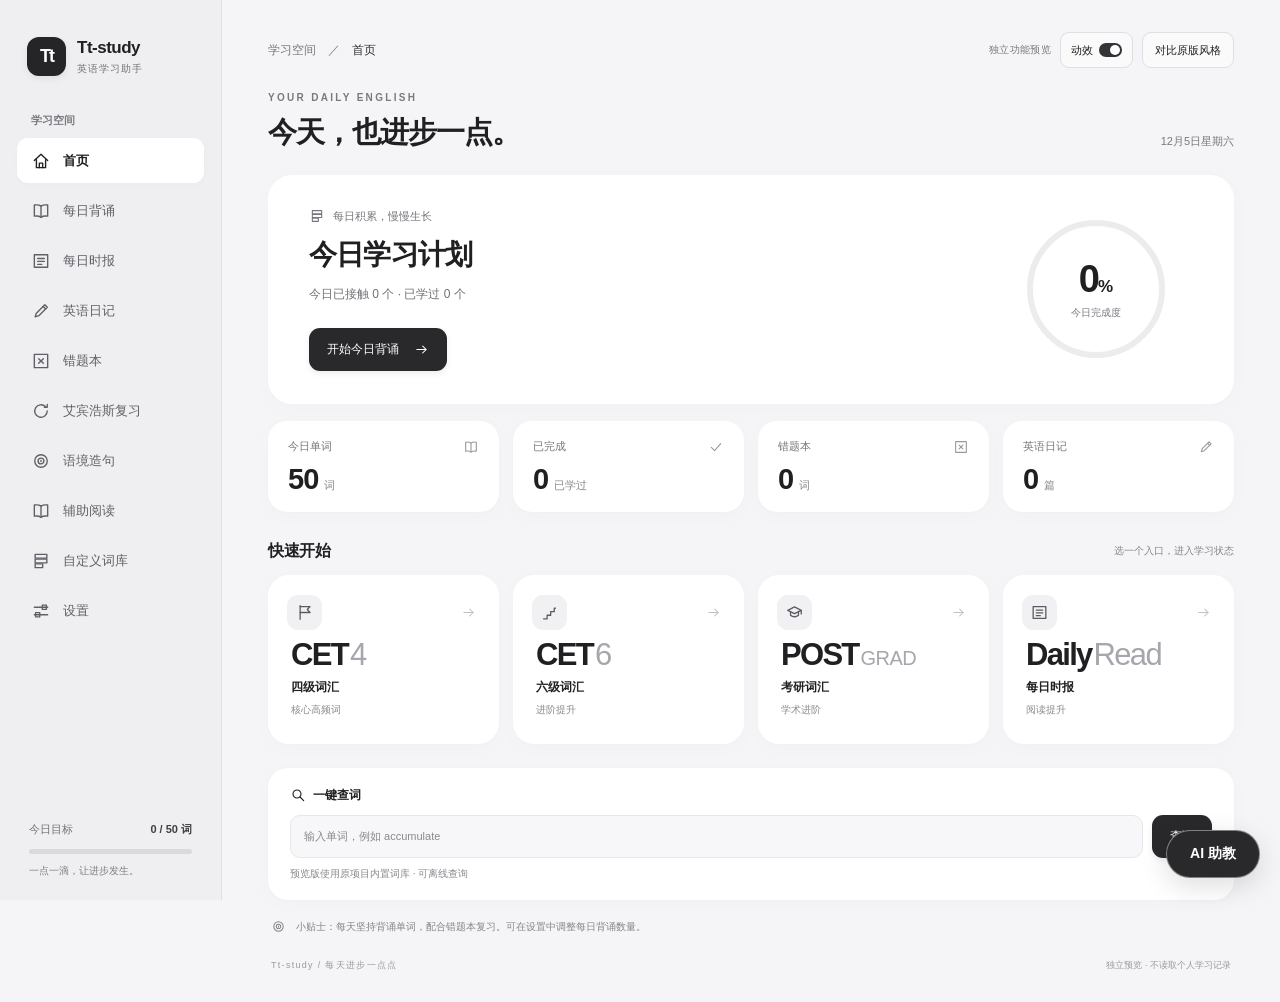
<file: outputs/tt-study-apple-motion/index.html>
<!doctype html>
<!-- 独立学习空间预览。新增功能使用隔离的预览存储，不读写正式学习记录。 -->
<html lang="zh-CN">
<head>
<meta charset="utf-8"><meta name="viewport" content="width=device-width,initial-scale=1">
<meta name="color-scheme" content="light"><title>Tt-study · 首页设计预览</title>
<style>
:root{--bg:#f5f5f7;--panel:#fff;--ink:#202023;--muted:#717176;--line:#e9e9ec;--radius:24px;--shadow:0 4px 22px #20202305,0 1px 3px #20202304}
*{box-sizing:border-box}body{margin:0;background:var(--bg);color:var(--ink);font-family:-apple-system,BlinkMacSystemFont,"Segoe UI","PingFang SC","Microsoft YaHei",sans-serif;-webkit-font-smoothing:antialiased}button,input{font:inherit}button{cursor:pointer}button,a,input{ -webkit-tap-highlight-color:transparent}button{color:inherit}button:focus-visible,a:focus-visible,input:focus-visible{outline:3px solid #86868b;outline-offset:4px}svg{width:20px;height:20px;fill:none;stroke:currentColor;stroke-width:1.65;stroke-linecap:round;stroke-linejoin:round;flex-shrink:0}button{transition:background .2s,transform .2s,box-shadow .2s}button:active{transform:scale(.98)}.skip{position:fixed;left:12px;top:-70px;background:#fff;padding:12px;z-index:5}.skip:focus{top:12px}.shell{display:grid;grid-template-columns:222px minmax(0,1fr);min-height:100dvh}.sidebar{position:sticky;top:0;height:100dvh;background:#ededf0b3;border-right:1px solid #e1e1e5;padding:37px 17px 22px;display:flex;flex-direction:column}.brand{display:flex;align-items:center;gap:11px;padding:0 10px 37px}.brandmark{width:39px;height:39px;background:#252528;color:#fff;border-radius:12px;display:grid;place-items:center;font-size:18px;font-weight:650;letter-spacing:-2px;box-shadow:0 3px 7px #0001}.brand strong{font-size:17px;letter-spacing:-.5px}.brand small{display:block;color:var(--muted);font-size:10px;margin-top:4px;letter-spacing:1px}.nav-label{font-size:11px;font-weight:600;color:#78787e;padding:0 14px;margin-bottom:10px}.nav{display:grid;gap:5px}.nav button{border:0;background:none;display:flex;align-items:center;gap:12px;min-height:45px;padding:0 14px;text-align:left;border-radius:11px;font-size:13px;color:#606066}.nav button:hover{background:#e1e1e5}.nav button.active{background:#fff;color:#202023;font-weight:600;box-shadow:0 2px 6px #00000005}.nav .split{height:1px;background:#dedee2;margin:15px 13px}.sidebar-bottom{margin-top:auto;padding:30px 12px 0}.goal-label{display:flex;align-items:center;justify-content:space-between;font-size:11px;color:var(--muted)}.goal-label strong{font-weight:600;color:#404045}.track{height:5px;background:#dadade;border-radius:20px;margin:12px 0 10px;overflow:hidden}.track i{display:block;width:0;height:100%;background:#39393c;transition:width .3s}.sidebar-bottom p{font-size:10px;color:#7d7d83;margin:0}.main{padding:32px 46px 30px;min-width:0}.content{max-width:1110px;margin:auto}.topbar{display:flex;align-items:center;justify-content:space-between;gap:16px;margin-bottom:24px}.breadcrumb{font-size:12px;color:#77777e;display:flex;align-items:center;gap:12px}.breadcrumb b{font-weight:500;color:#333338}.preview-tools{display:flex;align-items:center;gap:12px}.preview-label{font-size:10px;color:#77777e;letter-spacing:.3px}.compare{border:1px solid #dedee3;border-radius:9px;padding:8px 12px;background:#fafafa;font-size:11px;min-height:36px}.pagehead{display:flex;justify-content:space-between;align-items:end;margin-bottom:22px}.eyebrow{font-size:10px;letter-spacing:2.3px;color:#797980;margin:0 0 10px;font-weight:600}h1{font-size:29px;letter-spacing:-1px;margin:0;font-weight:650}.date{font-size:11px;color:#77777e;margin:0 0 4px}.plan{position:relative;display:flex;align-items:center;justify-content:space-between;gap:22px;min-height:216px;padding:32px 40px;background:var(--panel);border:1px solid #fff;border-radius:var(--radius);box-shadow:var(--shadow);overflow:hidden}.plan-label{font-size:11px;color:#77777d;margin:0 0 12px;display:flex;align-items:center;gap:8px}.plan-label svg{height:16px;width:16px}.plan h2{font-size:28px;letter-spacing:-.8px;font-weight:650;margin:0 0 10px}.plan-description{font-size:12px;color:var(--muted);margin:0;line-height:1.8}.primary{border:0;background:#29292c;color:#fff;border-radius:11px;min-height:43px;padding:0 18px;display:inline-flex;align-items:center;justify-content:center;gap:15px;font-size:12px;font-weight:550;box-shadow:0 3px 6px #0001}.primary:hover{background:#444449;box-shadow:0 5px 12px #0002}.plan .primary{margin-top:22px}.primary svg{width:15px;height:15px}.progress{position:relative;flex:0 0 154px;width:154px;height:154px;display:grid;place-items:center;margin-right:20px}.progress svg{position:absolute;inset:0;width:100%;height:100%;transform:rotate(-90deg);stroke-width:6}.progress .ring{stroke:#ececef}.progress .fill{stroke:#454549;stroke-dasharray:414.69;stroke-dashoffset:414.69;transition:stroke-dashoffset .35s}.progress-number{text-align:center}.progress-number strong{font-size:38px;font-weight:550;letter-spacing:-2px;font-variant-numeric:tabular-nums}.progress-number strong span{font-size:17px;letter-spacing:0}.progress-number small{display:block;font-size:10px;color:#77777e;margin-top:5px}.stats{display:grid;grid-template-columns:repeat(4,minmax(0,1fr));gap:14px;margin:17px 0 29px}.stat{background:#fff;border-radius:19px;padding:18px 20px;box-shadow:var(--shadow)}.stat-top{display:flex;justify-content:space-between;align-items:center;font-size:11px;color:#77777e}.stat-top svg{width:16px;height:16px;color:#99999f}.stat strong{font-size:29px;letter-spacing:-1px;font-weight:550;display:block;margin-top:10px;line-height:1;font-variant-numeric:tabular-nums}.stat strong small{font-size:11px;letter-spacing:0;font-weight:400;color:#88888e;margin-left:6px}.section-heading{display:flex;justify-content:space-between;align-items:center;margin-bottom:13px}.section-heading h2{font-size:16px;font-weight:600;letter-spacing:-.3px;margin:0}.section-heading span{font-size:10px;color:#85858b}.courses{display:grid;grid-template-columns:repeat(4,minmax(0,1fr));gap:14px}.course{background:#fff;border:1px solid #fff;border-radius:21px;min-height:169px;padding:21px 22px;text-align:left;position:relative;box-shadow:var(--shadow);overflow:hidden}.course:hover{transform:translateY(-4px);box-shadow:0 12px 26px #2020230c;border-color:#d8d8dd}.course-top{display:flex;align-items:center;justify-content:space-between;color:#8b8b91}.course-top svg{height:19px;width:19px;color:#5b5b62}.course-top .arrow{height:15px;width:15px;color:#a0a0a5}.course-code{font-size:31px;letter-spacing:-1.7px;margin:15px 0 7px;font-weight:600;line-height:1}.course-code span{font-weight:350;color:#a6a6ac;margin-left:2px}.course:nth-child(3) .course-code span{font-size:20px;letter-spacing:-.6px}.course b{font-size:12px;font-weight:600}.course p{font-size:10px;color:#89898f;margin:7px 0 0}.lookup{margin-top:24px;background:#fff;padding:19px 22px;border-radius:20px;box-shadow:var(--shadow)}.lookup-head{font-size:12px;font-weight:600;margin:0 0 11px;display:flex;align-items:center;gap:7px}.lookup-head svg{width:16px;height:16px}.search-row{display:flex;gap:9px}.search-row input{flex:1;min-width:0;min-height:43px;border:1px solid #e7e7eb;background:#f7f7f9;border-radius:10px;padding:0 13px;font-size:11px}.search-row input::placeholder{color:#89898f}.lookup-help{margin:9px 0 0;font-size:10px;color:#88888e}.tip{display:flex;gap:10px;font-size:10px;line-height:1.8;color:#85858b;margin:18px 3px 0}.tip svg{height:15px;width:15px;margin-top:1px}.footer{display:flex;justify-content:space-between;color:#99999f;font-size:9px;margin:23px 3px 0}.footer span:first-child{letter-spacing:1.3px}dialog{border:1px solid #e3e3e7;border-radius:24px;padding:28px;max-width:480px;width:calc(100% - 32px);color:var(--ink);box-shadow:0 25px 100px #0002}dialog::backdrop{background:#29292c55;backdrop-filter:blur(5px)}.dialog-top{display:flex;align-items:center;justify-content:space-between;gap:16px}.dialog-top h2{font-size:21px;letter-spacing:-.5px;margin:0}.close{display:grid;place-items:center;width:44px;height:44px;border:0;background:#f2f2f5;border-radius:50%;font-size:23px}.dialog-sub{font-size:12px;color:#797980;line-height:1.8;margin:8px 0 22px}.word{background:#f5f5f7;border-radius:17px;padding:23px;margin:16px 0 22px}.word h3{font-size:29px;margin:0 0 9px;letter-spacing:-.5px;overflow-wrap:anywhere}.word p{font-size:13px;line-height:1.9;margin:5px 0}.word .phonetic{color:#7b7b82;font-size:12px}.word .example{padding-top:13px;margin-top:15px;border-top:1px solid #dfdfe5;color:#68686f;font-size:12px}.dialog-actions{display:flex;align-items:center;justify-content:space-between;gap:12px}.dialog-actions span{color:#797980;font-size:11px}.notice{font-size:13px;line-height:1.9;margin:20px 0 0}.mobile-brand{display:none}.original{--bg:#fafaf7;--radius:0px;--shadow:4px 4px 0 #111}.original .sidebar{background:#fff;border-right:2px solid #111}.original .brandmark,.original .nav button,.original .compare,.original .primary,.original .stat,.original .course,.original .lookup,.original input{border-radius:0}.original .plan,.original .stat,.original .course,.original .lookup{border:2px solid #111}.original .nav button.active{background:#111;color:#fff}.original .plan{box-shadow:4px 4px 0 #111}.original .course:hover{box-shadow:6px 6px 0 #111}
@media(min-width:1600px){.main{padding-top:42px}.plan{min-height:245px}.course{min-height:192px}.stats{margin-bottom:34px}}
@media(max-width:1100px){.shell{grid-template-columns:190px minmax(0,1fr)}.main{padding:28px}.sidebar{padding-left:12px;padding-right:12px}.plan{padding:27px}.progress{flex-basis:130px;width:130px;height:130px;margin-right:0}.courses{grid-template-columns:repeat(2,minmax(0,1fr))}.course{min-height:162px}.stat{padding:17px 14px}.plan h2{font-size:25px}}
@media(max-width:700px){.shell{display:block}.sidebar{position:static;height:auto;padding:18px 18px 0;border:0;background:transparent}.brand{padding:0}.brandmark{width:34px;height:34px;border-radius:10px}.brand small{display:none}.brand strong{font-size:16px}.sidebar .nav-label,.sidebar-bottom{display:none}.nav{display:flex;gap:5px;overflow:auto;margin-top:18px;padding-bottom:7px;scrollbar-width:none}.nav button{min-height:44px;white-space:nowrap;padding:0 12px;font-size:11px;gap:7px;flex-shrink:0}.nav button svg{width:16px;height:16px}.nav .split{display:none}.main{padding:18px}.topbar{margin-bottom:24px}.breadcrumb{display:none}.preview-tools{width:100%;justify-content:space-between}.pagehead{margin-bottom:17px}h1{font-size:26px}.date{font-size:10px}.eyebrow{font-size:9px;margin-bottom:8px}.plan{padding:25px 23px;min-height:216px;gap:10px;border-radius:23px}.plan h2{font-size:23px}.plan-description{font-size:11px;max-width:174px}.progress{flex-basis:100px;width:100px;height:100px}.progress-number strong{font-size:29px}.progress-number small{font-size:9px}.plan .primary{font-size:11px;gap:8px;padding:0 13px}.stats{grid-template-columns:repeat(2,minmax(0,1fr));gap:11px;margin:13px 0 26px}.stat{padding:17px 19px}.stat strong{font-size:27px}.courses{gap:11px}.course{padding:19px;min-height:165px}.lookup{padding:18px;margin-top:20px}.search-row .primary{padding:0 15px}.section-heading span{font-size:9px}.tip{font-size:10px}.footer{margin-bottom:8px}.footer span{font-size:8px}}
@media(max-width:360px){.progress{flex-basis:80px;height:80px;width:80px}.plan{padding:22px 18px}.plan h2{font-size:21px}.date{display:none}.course{padding:17px}.course-code{font-size:29px}.section-heading span{display:none}}
@media(prefers-reduced-motion:reduce){*,*::before,*::after{transition:none!important;scroll-behavior:auto!important}button:active,.course:hover{transform:none}}

/* Apple-inspired motion: short travel, spring-like release, native dialog focus. */
:root{--spring:cubic-bezier(.22,1.35,.36,1);--ease:cubic-bezier(.22,1,.36,1)}
@keyframes arrive{from{opacity:0;transform:translateY(12px) scale(.985)}to{opacity:1;transform:translateY(0) scale(1)}}
@keyframes word-arrive{from{opacity:0;transform:translateX(9px) scale(.985)}to{opacity:1;transform:translateX(0) scale(1)}}
.pagehead,.plan,.stat,.course,.lookup{animation:arrive .6s var(--ease) both}
.plan{animation-delay:45ms}.stat{animation-delay:95ms}.stat:nth-child(2){animation-delay:125ms}.stat:nth-child(3){animation-delay:155ms}.stat:nth-child(4){animation-delay:185ms}
.course{animation-delay:170ms}.course:nth-child(2){animation-delay:205ms}.course:nth-child(3){animation-delay:240ms}.course:nth-child(4){animation-delay:275ms}.lookup{animation-delay:295ms}
button{transition:transform .42s var(--spring),background .22s ease,box-shadow .28s ease,border-color .25s ease}
button:active{transform:scale(.955);transition-duration:85ms;transition-timing-function:ease-out}
.course{transform-origin:center;transition:transform .48s var(--spring),box-shadow .32s ease,border-color .25s ease}
.course:active{transform:translateY(-1px) scale(.965);transition-duration:95ms}
.course-top svg,.primary svg{transition:transform .42s var(--spring)}
.course-top>svg:first-child{background:#f1f1f4;box-sizing:content-box;padding:8px;border-radius:11px;margin:-6px 0 -6px -4px}
.course .arrow{opacity:.65;transition:transform .38s var(--spring),opacity .22s ease}
.nav button{transition:background .24s ease,transform .38s var(--spring),box-shadow .25s ease}
.search-row input{transition:background .25s,border-color .25s,box-shadow .3s}
.search-row input:focus{outline:none;background:#fff;border-color:#b0b0b7;box-shadow:0 0 0 4px #3a3a4210}
.lookup{transition:box-shadow .3s,border-color .3s}.lookup:focus-within{box-shadow:0 7px 25px #2020230a,0 0 0 1px #dedee5}
.track i{transition:width .65s var(--ease)}.progress .fill{transition:stroke-dashoffset .8s var(--ease)}
.progress-number strong{display:block;transition:color .2s}
/* Discrete display/overlay transitions keep the native dialog open through its exit. */
dialog{opacity:0;transform:translateY(12px) scale(.96);transition:opacity .2s ease,transform .34s var(--spring),display .22s allow-discrete,overlay .22s allow-discrete}
dialog[open]{opacity:1;transform:translateY(0) scale(1)}
dialog::backdrop{background:#29292c00;backdrop-filter:blur(0);transition:background .22s ease,backdrop-filter .22s ease,display .22s allow-discrete,overlay .22s allow-discrete}
dialog[open]::backdrop{background:#29292c44;backdrop-filter:blur(7px)}
@starting-style{dialog[open]{opacity:0;transform:translateY(16px) scale(.95)}dialog[open]::backdrop{background:#29292c00;backdrop-filter:blur(0)}}
.word{animation:word-arrive .32s var(--ease) both}
.motion-toggle{display:inline-flex;align-items:center;gap:6px;border:1px solid #dedee3;background:#fafafa;min-height:36px;padding:7px 10px;border-radius:9px;font-size:11px;white-space:nowrap}
.motion-toggle i{position:relative;display:inline-block;width:23px;height:14px;border-radius:10px;background:#343439;transition:background .2s}
.motion-toggle i::after{content:'';position:absolute;top:2px;left:11px;width:10px;height:10px;border-radius:50%;background:white;box-shadow:0 1px 3px #0002;transition:transform .35s var(--spring)}
.motion-toggle[aria-pressed=false] i{background:#c5c5cc}.motion-toggle[aria-pressed=false] i::after{transform:translateX(-9px)}
.preview-label{white-space:nowrap}.preview-tools{gap:9px}
@media(hover:hover) and (pointer:fine){.course:hover{transform:translateY(-5px) scale(1.012);box-shadow:0 14px 30px #2020230e}.course:hover .arrow{transform:translateX(3px);opacity:1}.course:hover .course-top>svg:first-child{transform:translateY(-1px) rotate(-5deg)}.primary:hover svg{transform:translateX(3px)}.nav button:hover{transform:translateX(2px)}.close:hover{transform:rotate(8deg);background:#e7e7ed}}
@media(hover:none){.course:hover{transform:none;box-shadow:var(--shadow)}}
@media(max-width:700px){.preview-tools{gap:6px}.preview-label{font-size:9px}.compare{padding:8px;font-size:10px}.motion-toggle{padding:7px 8px;font-size:10px}.course-top>svg:first-child{padding:7px}.preview-tools .compare{margin-left:auto}}
@media(max-width:360px){.preview-label{max-width:62px;white-space:normal;line-height:1.5}}
.motion-off *,.motion-off *::before,.motion-off *::after{animation:none!important;transition:none!important}.motion-off .course:hover,.motion-off button:active,.motion-off .nav button:hover,.motion-off .close:hover{transform:none!important}
.motion-off dialog::backdrop{transition:none!important}.motion-off dialog{transition:none!important}
@media(prefers-reduced-motion:reduce){*,*::before,*::after{animation:none!important;transition:none!important}.course:hover,button:active,.nav button:hover,.close:hover{transform:none!important}dialog,dialog::backdrop{transition:none!important}}

</style><link rel="stylesheet" href="features.css"></head>
<body><a class="skip" href="#main">跳到主要内容</a><svg aria-hidden="true" style="display:none"><defs><symbol id="home" viewBox="0 0 24 24"><path d="M4 11.5 12 4l8 7.5"/><path d="M6.5 10.5V20h11v-9.5"/><path d="M10 20v-5.5h4V20"/></symbol><symbol id="book" viewBox="0 0 24 24"><path d="M12 6.2C10.2 4.8 7.3 4.3 4 4.8v13.4c3.3-.5 6.2 0 8 1.4 1.8-1.4 4.7-1.9 8-1.4V4.8c-3.3-.5-6.2 0-8 1.4Z"/><path d="M12 6.2v13.4"/></symbol><symbol id="news" viewBox="0 0 24 24"><path d="M4 4.5h16v15H4Z"/><path d="M8 9h8"/><path d="M8 12.5h8"/><path d="M8 16h5"/></symbol><symbol id="pencil" viewBox="0 0 24 24"><path d="M5 19l1.4-4.4L16.6 4.4l3 3L9.4 17.6 5 19Z"/><path d="M14.5 6.5l3 3"/></symbol><symbol id="xmark-square" viewBox="0 0 24 24"><path d="M4 4h16v16H4Z"/><path d="M9.2 9.2l5.6 5.6"/><path d="M14.8 9.2l-5.6 5.6"/></symbol><symbol id="stack" viewBox="0 0 24 24"><path d="M5 4h14v4.6H5Z"/><path d="M5 9.7h14v4.6H5Z"/><path d="M5 15.4h9V20H5Z"/></symbol><symbol id="sliders" viewBox="0 0 24 24"><path d="M4 7.5h16"/><path d="M13.5 5h5v5h-5Z"/><path d="M4 16.5h16"/><path d="M5.5 14h5v5h-5Z"/></symbol><symbol id="flag" viewBox="0 0 24 24"><path d="M6.5 3.5v17"/><path d="M6.5 4.5H19l-3.5 3.75L19 12H6.5"/></symbol><symbol id="stairs" viewBox="0 0 24 24"><path d="M4.5 20H9v-4.5h4.5V11H18V6.5h1.5"/></symbol><symbol id="cap" viewBox="0 0 24 24"><path d="M3.5 9.25 12 5l8.5 4.25L12 13.5 3.5 9.25Z"/><path d="M7 11.4v4.1s1.9 1.9 5 1.9 5-1.9 5-1.9v-4.1"/><path d="M20.5 9.25v4.5"/></symbol><symbol id="check" viewBox="0 0 24 24"><path d="M5 12.5l5 5L19 7"/></symbol><symbol id="plus" viewBox="0 0 24 24"><path d="M12 5v14"/><path d="M5 12h14"/></symbol><symbol id="minus" viewBox="0 0 24 24"><path d="M6 12h12"/></symbol><symbol id="x" viewBox="0 0 24 24"><path d="M6.5 6.5l11 11"/><path d="M17.5 6.5l-11 11"/></symbol><symbol id="close" viewBox="0 0 24 24"><path d="M6.5 6.5l11 11"/><path d="M17.5 6.5l-11 11"/></symbol><symbol id="eye" viewBox="0 0 24 24"><path d="M2.5 12s3.5-6.5 9.5-6.5 9.5 6.5 9.5 6.5-3.5 6.5-9.5 6.5S2.5 12 2.5 12Z"/><path d="M9.75 12a2.25 2.25 0 1 0 4.5 0 2.25 2.25 0 0 0-4.5 0Z"/></symbol><symbol id="eyeOff" viewBox="0 0 24 24"><path d="M2.5 12s3.5-6.5 9.5-6.5 9.5 6.5 9.5 6.5-3.5 6.5-9.5 6.5S2.5 12 2.5 12Z"/><path d="M4 20 20 4"/></symbol><symbol id="search" viewBox="0 0 24 24"><path d="M10.5 4.5a6 6 0 1 0 0 12 6 6 0 0 0 0-12Z"/><path d="M15 15 20.5 20.5"/></symbol><symbol id="speaker" viewBox="0 0 24 24"><path d="M4 9.5h3.5L12 5.5v13l-4.5-4H4v-5Z"/><path d="M15.5 9.5c1.6 1.4 1.6 3.6 0 5"/></symbol><symbol id="trash" viewBox="0 0 24 24"><path d="M5.5 7h13"/><path d="M9.5 7V4.5h5V7"/><path d="M6.5 7h11v13h-11Z"/><path d="M10 10.5v6"/><path d="M14 10.5v6"/></symbol><symbol id="refresh" viewBox="0 0 24 24"><path d="M19.5 12a7.5 7.5 0 1 1-2.2-5.3"/><path d="M19.5 4v3.5H16"/></symbol><symbol id="download" viewBox="0 0 24 24"><path d="M12 4v11"/><path d="M7 10.5l5 5 5-5"/><path d="M5 19.5h14"/></symbol><symbol id="target" viewBox="0 0 24 24"><path d="M12 4.5a7.5 7.5 0 1 0 0 15 7.5 7.5 0 0 0 0-15Z"/><path d="M12 8.5a3.5 3.5 0 1 0 0 7 3.5 3.5 0 0 0 0-7Z"/><path d="M12 11.3v1.4"/></symbol><symbol id="arrow-left" viewBox="0 0 24 24"><path d="M19.5 12H5"/><path d="M10 6.5 4.5 12l5.5 5.5"/></symbol><symbol id="arrow-right" viewBox="0 0 24 24"><path d="M4.5 12H19"/><path d="M14 6.5 19.5 12 14 17.5"/></symbol></defs></svg>
<div class="shell">
<aside class="sidebar"><div class="brand"><span class="brandmark">Tt</span><div><strong>Tt-study</strong><small>英语学习助手</small></div></div><div class="nav-label">学习空间</div><nav class="nav" aria-label="主导航">
<button class="active" aria-current="page"><svg><use href="#home"/></svg>首页</button>
<button data-study="cet4"><svg><use href="#book"/></svg>每日背诵</button>
<button data-info="每日时报"><svg><use href="#news"/></svg>每日时报</button>
<button data-info="英语日记"><svg><use href="#pencil"/></svg>英语日记</button>
<button data-info="错题本"><svg><use href="#xmark-square"/></svg>错题本</button>
<button data-info="语境造句"><svg><use href="#target"/></svg>语境造句</button>
<button data-info="自定义词库"><svg><use href="#stack"/></svg>自定义词库</button>
<div class="split"></div><button data-info="设置"><svg><use href="#sliders"/></svg>设置</button></nav>
<div class="sidebar-bottom"><div class="goal-label"><span>今日目标</span><strong><span data-completed>0</span> / 20 词</strong></div><div class="track"><i id="side-progress"></i></div><p>一点一滴，让进步发生。</p></div></aside>
<main class="main" id="main"><div class="content"><header class="topbar"><div class="breadcrumb">学习空间<span>／</span><b>首页</b></div><div class="preview-tools"><span class="preview-label">首页预览 · 演示数据</span><button class="motion-toggle" id="motion-toggle" aria-pressed="true" aria-label="界面动效"><span>动效</span><i aria-hidden="true"></i></button><button class="compare" id="compare" aria-pressed="false">对比原版风格</button></div></header>
<div class="pagehead"><div><p class="eyebrow">YOUR DAILY ENGLISH</p><h1>今天，也进步一点。</h1></div><p class="date" id="date"></p></div>
<section class="plan" aria-labelledby="plan-title"><div><p class="plan-label"><svg><use href="#stack"/></svg>每日积累，慢慢生长</p><h2 id="plan-title">今日学习计划</h2><p class="plan-description">每天进步一点点，积累成就大未来</p><button class="primary" data-study="cet4">开始今日背诵<svg><use href="#arrow-right"/></svg></button></div><div class="progress" role="progressbar" aria-label="今日学习进度" aria-valuemin="0" aria-valuemax="20" aria-valuenow="0"><svg viewBox="0 0 154 154" aria-hidden="true"><circle class="ring" cx="77" cy="77" r="66"/><circle class="fill" id="ring-progress" cx="77" cy="77" r="66"/></svg><div class="progress-number"><strong id="percentage">0<span>%</span></strong><small>今日完成度</small></div></div></section>
<section class="stats" aria-label="学习概览"><article class="stat"><div class="stat-top">今日单词<svg><use href="#book"/></svg></div><strong>20<small>词</small></strong></article><article class="stat"><div class="stat-top">已完成<svg><use href="#check"/></svg></div><strong><span data-completed>0</span><small>词</small></strong></article><article class="stat"><div class="stat-top">错题本<svg><use href="#xmark-square"/></svg></div><strong>0<small>词</small></strong></article><article class="stat"><div class="stat-top">英语日记<svg><use href="#pencil"/></svg></div><strong>0<small>篇</small></strong></article></section>
<section aria-labelledby="quick-title"><div class="section-heading"><h2 id="quick-title">快速开始</h2><span>选一个入口，进入学习状态</span></div><div class="courses">
<button class="course" data-study="cet4"><div class="course-top"><svg><use href="#flag"/></svg><svg class="arrow"><use href="#arrow-right"/></svg></div><div class="course-code">CET<span>4</span></div><b>四级词汇</b><p>核心高频词</p></button>
<button class="course" data-study="cet6"><div class="course-top"><svg><use href="#stairs"/></svg><svg class="arrow"><use href="#arrow-right"/></svg></div><div class="course-code">CET<span>6</span></div><b>六级词汇</b><p>进阶提升</p></button>
<button class="course" data-study="kaoyan"><div class="course-top"><svg><use href="#cap"/></svg><svg class="arrow"><use href="#arrow-right"/></svg></div><div class="course-code">POST<span>GRAD</span></div><b>考研词汇</b><p>学术进阶</p></button>
<button class="course" data-info="每日时报"><div class="course-top"><svg><use href="#news"/></svg><svg class="arrow"><use href="#arrow-right"/></svg></div><div class="course-code">Daily<span>Read</span></div><b>每日时报</b><p>阅读提升</p></button></div></section>
<section class="lookup" aria-labelledby="lookup-title"><h2 class="lookup-head" id="lookup-title"><svg><use href="#search"/></svg>一键查词</h2><form id="lookup-form"><div class="search-row"><input id="lookup" aria-label="输入要查询的英文单词" placeholder="输入单词，例如 accumulate" autocomplete="off" maxlength="80" required><button class="primary" type="submit">查询</button></div><p class="lookup-help">预览版使用原项目内置词库 · 可离线查询</p></form></section>
<p class="tip"><svg><use href="#target"/></svg><span>小贴士：每天坚持背诵单词，配合错题本复习。可在设置中调整每日背诵数量。</span></p><footer class="footer"><span>Tt-study / 每天进步一点点</span><span>独立预览 · 不读取个人学习记录</span></footer></div></main></div>
<dialog id="dialog" aria-labelledby="dialog-title"><div class="dialog-top"><h2 id="dialog-title"></h2><button class="close" id="close-dialog" aria-label="关闭">×</button></div><div id="dialog-content"></div></dialog>
<script id="preview-data" type="application/json">{"cet4":[{"w":"abruptly","ph":"/ə'brʌptli/","pos":"adv.","def":"突然地","ex":["The path ends off abruptly.","这条路突然到头了。","The ground rises abruptly.","地势突然隆起。"]},{"w":"absorb","ph":"/æbˈsɔrb; æbˈzɔrb; əbˈsɔrb/","pos":"v.","def":" 吸收； 吸引…的注意， 使全神贯注； 把…并入， 同化","ex":["Plants absorb nutrients from the soil.","植物从土壤中吸收养分。","The movement and noise of the machines absorbed him completely.","机器的运转和声响把他完全吸引住了。"]},{"w":"abuse","ph":"/ə'bjus/","pos":"v.","def":" 滥用； 虐待， 伤害； 辱骂， 毁谤； 滥用； 虐待， 伤害； 辱骂， 毁谤","ex":["Williams abused his position as Mayor to give jobs to his friends.","威廉斯滥用市长权力，给不少朋友安排了工作。","Morris abused the trust the firm had shown in him.","莫里斯辜负了公司对他的信任。"]},{"w":"academic","ph":"/,ækə'dɛmɪk/","pos":"adj.","def":" 学院的； 学术的； 纯理论的， 不切实际的","ex":["He possessed no academic qualifications.","他没有学历。","a program to raise academic standards","旨在提高学术水平的计划"]},{"w":"access","ph":"/'æksɛs/","pos":"v.","def":"接近；通道，入口；接近的机会； 存取","ex":["Users can access their voice mail remotely.","用户可以远程获取语音邮件。","Access to the papers is restricted to senior management.","只有高级管理层才有权查阅这些文件。"]},{"w":"accessible","ph":"/ək'sɛsəbl/","pos":"adj.","def":"易接近的","ex":["The island is only accessible by boat.","这个岛只有坐船才能到。","There is a church which is easily accessible from my home.","有座教堂离我家很近。"]},{"w":"accommodate","ph":"/ə'kɑmədet/","pos":"v.","def":"容纳；供应，供给，提供住宿","ex":["He bought a huge house to accommodate his library.","他买了一座大房子来放他的藏书。","The ballroom can accommodate 400 people.","那个舞厅可容纳400人。"]},{"w":"accomplish","ph":"/ə'kɑmplɪʃ/","pos":"v.","def":"达到(目的)；完成","ex":["We have accomplished all we set out to do.","所有计划要做的事情，我们都已完成。","(=  we have done what we intended to do  ) .","大功告成。"]},{"w":"accumulate","ph":"/ə'kjumjəlet/","pos":"v.","def":" 积累， 堆积","ex":["It is unjust that a privileged few should continue to accumulate wealth.","少数特权阶级继续积聚财富，这是不公平的。","Fat tends to accumulate around the hips and thighs.","脂肪常常积聚在臀部和大腿部位。"]},{"w":"accurate","ph":"/'ækjərət/","pos":"adj.","def":" 准确的， 正确无误的","ex":["The brochure tries to give a fair and accurate description of each hotel.","该手册尽量公正、准确地介绍每一家酒店。"]},{"w":"achieve","ph":"/ə'tʃiv/","pos":"v.","def":"完成，实现；达到","ex":["Frances achieved very good exam results.","弗朗西丝考试取得了优异成绩。","Wilson has achieved considerable success as an artist.","威尔逊作为一名艺术家成就斐然。"]},{"w":"acknowledge","ph":"/ək'nɑlɪdʒ/","pos":"v.","def":" 承认， 承认…的权威； 告知收到， 确认； 对…表示感谢， 报偿","ex":["The family acknowledge the need for change.","全家人都承认需要改变一下。","Claire acknowledged that she was guilty.","克莱尔承认有罪。"]},{"w":"acquire","ph":"/ə'kwaɪr/","pos":"v.","def":" 取得， 获得， 学到","ex":["Manning hoped to acquire valuable works of art as cheaply as possible.","曼宁希望以尽可能低的价格买到有价值的艺术品。","She has acquired an email address and a site on the World Wide Web.","她获得了一个电子邮件地址和万维网网址。"]},{"w":"acute","ph":"/ə'kjut/","pos":"adj.","def":" 严重的； 急性的； 灵敏的， 敏锐的； 精明的","ex":["Young children have a particularly acute sense of smell.","幼儿的嗅觉特别灵敏。"]},{"w":"adapt","ph":"/ə'dæpt/","pos":"v.","def":" 使适应； 改编","ex":["The ability to adapt is a definite asset in this job.","适应能力是做这份工作的绝对有利条件。","Many children buy books after they have been adapted for television.","许多小孩子都是在书被改编成电视剧之后才去买的。"]},{"w":"addiction","ph":"/ə'dɪkʃən/","pos":"n.","def":"上瘾","ex":["She helped him fight his drug addiction.","她帮助了他对抗自己的毒瘾。"]},{"w":"additional","ph":"/ə'dɪʃənl/","pos":"adj.","def":" 附加的， 追加的","ex":["Additional information can be obtained from the centre.","可以从中心获取更多信息。"]},{"w":"address","ph":"/ə'drɛs/","pos":"v.","def":"地址；演说；谈吐","ex":["I can give you the address of a good attorney.","我可以给你一个好律师的地址。","an address to the European Parliament","致欧洲议会的演讲"]},{"w":"adequate","ph":"/ˈædɪkwət/","pos":"adj.","def":" 足够的； 可以胜任的","ex":["Farmers have been slow to make adequate provision for their retirement.","农民们迟迟没有为退休做好适当安排。","Some creams we tested failed to give adequate protection against UV light.","我们检测的有些防晒霜不能提供足够的防紫外线保护。"]},{"w":"administration","ph":"/əd,mɪnɪ'streʃən/","pos":"n.","def":" 管理； 管理部门， 行政机关； 实行， 执行","ex":["We’re looking for someone with experience in administration.","我们正在寻找一个有管理经验的人。","The health service spends too much on administration.","医疗服务部门在行政方面花费太多。"]}],"cet6":[{"w":"act","ph":"/ækt/","pos":"v.","def":"表演；举动；起作用；行为，法令；一幕","ex":["They acted unreasonably when they turned down Jill’s application.","他们拒绝了吉尔的申请，这样做没道理。","He’s been acting strangely ever since his Mom died.","自从母亲死后，他的行为一直很怪。"]},{"w":"action","ph":"/'ækʃən/","pos":"n.","def":"行动，动作；作用；运转；行为；战斗","ex":["The government must take action (=  do something  ) now to stop the rise in violent crime.","政府现在必须采取行动遏止暴力犯罪的上升。","She was looking forward to putting her ideas into action (=  doing the things she had planned  ) .","她盼望着将自己的想法付诸实施。"]},{"w":"activate","ph":"/'æktə'vet/","pos":"v.","def":"启动，激活；驱动，驱使；使开始起作用","ex":["Cooking fumes may activate the alarm.","烹调时的油烟可能会触发警报器。","The yeast’s growth is activated by sugar and warmth.","糖分和温暖的环境会激发酵母菌的生长。"]},{"w":"active","ph":"/'æktɪv/","pos":"adj.","def":"活跃的，敏捷的，积极的；在活动中的","ex":["games for active youngsters","活跃好动的年轻人玩的游戏","She’s over 80, but is still very active.","她80多岁了，但仍旧很活跃。"]},{"w":"actress","ph":"/'æktrɪs/","pos":"n.","def":"女演员","ex":["She's not only a great dramatic actress but she's also very funny.","她不仅是一位伟大的女戏剧演员，而且也很幽默。"]},{"w":"actual","ph":"/'æktʃuəl/","pos":"adj.","def":"实际的；现实的，真实的，目前的","ex":["I’m not joking. Those were his actual words.","我没开玩笑，那都是他的原话。","I know Germany won, but I can’t tell you the actual score.","我知道德国队胜了，但我不知道确切的比分。"]},{"w":"interact","ph":"/,ɪntɚ'ækt/","pos":"v.","def":" 相互作用， 相互影响","ex":["While the other children interacted and played together, Ted ignored them.","当其他孩子们相互交往、一起玩耍时，泰德却不理他们。"]},{"w":"radioactive","ph":"/'redɪo'æktɪv/","pos":"adj.","def":" 放射性的， 有辐射能的","ex":["the problem of how to dispose of radioactive waste","如何处理放射性废物的问题","a consignment of highly radioactive plutonium","发送的一批高放射性钚"]},{"w":"react","ph":"/ri'ækt/","pos":"v.","def":"反应,起作用;(against)反对,起反作用","ex":["He reacted angrily to the suggestion that he had lied.","说他撒谎，他非常生气。","She reacted very badly (= was very upset ) when her parents split up.","父母离婚的时候，她非常难过。"]},{"w":"transaction","ph":"/træn'zækʃən/","pos":"n.","def":"办理,处理;交易,事务;(pl.)会报,学报","ex":["The bank charges a fixed rate for each transaction.","银行对每一笔业务收取固定费用。","financial transactions","金融业务"]},{"w":"character","ph":"/'kærəktɚ/","pos":"n.","def":" 性格， 特性； 性质； 人物， 角色； 符号， 字","ex":["He has a cheerful but quiet character.","他的性格乐观文静。","Children grow up with a mixture of character traits (= character qualities ) from both sides of their family.","儿童在成长过程中会把父母亲双方的性格特点都继承下来。"]},{"w":"characteristic","ph":"/,kærəktə'rɪstɪk/","pos":"adj.","def":"特有的,独特的；特征,特性","ex":["the highly characteristic (= very typical ) flint walls of the local houses","当地房子非常有特色的燧石墙"]},{"w":"characterize","ph":"/'kærəktə'raɪz/","pos":"v.","def":" 成为…的特征， 以…为特征； 描绘的特性， 描述","ex":["Bright colours characterize his paintings.","明亮的色彩是他绘画作品的特点。"]},{"w":"agency","ph":"/'edʒənsi/","pos":"n.","def":"代理(处)；代办处；[美](政府的)机关，厅","ex":["a UN agency responsible for helping refugees","负责为难民提供帮助的联合国机构"]},{"w":"agenda","ph":"/ə'dʒɛndə/","pos":"n.","def":"议事日程，记事册","ex":["The Republicans have stuck to their conservative agenda.","共和党人坚持自己的保守议题。"]},{"w":"agent","ph":"/'edʒənt/","pos":"n.","def":" 代理人， 代理商； 政府代表； 动因， 原因； 剂","ex":["Our agent in Rio deals with all our Brazilian business.","我们在里约热内卢的业务代表处理我们在巴西的全部业务。"]},{"w":"agony","ph":"/'æɡəni/","pos":"n.","def":"(精神或肉体的)极大痛苦，创伤","ex":["the agony of arthritis","关节炎的剧烈疼痛"]},{"w":"agitate","ph":"/ˈædʒɪˌteɪt/","pos":"v.","def":"摇动(液体)；使焦虑不安；困扰；鼓动","ex":["I must warn you that any mention of Clare agitates your grandmother.","我必须提醒你，一提到克莱尔你奶奶就会不安。"]},{"w":"art","ph":"/ɑrt/","pos":"n.","def":"艺术，美术；技术，技艺；文科，人文科学","ex":["the Museum of Modern Art in New York","纽约现代艺术博物馆","an example of early Indian art","印度早期艺术的范例"]},{"w":"artery","ph":"/'ɑrtəri/","pos":"n.","def":" 动脉； 干线， 要道","ex":["...Connecticut Ave., one of the main arteries of Washington.","…康涅狄格大道，华盛顿的主干道之一。"]}],"kaoyan":[{"w":"abandonment","ph":"/ə'bændənmənt/","pos":"n.","def":"放弃","ex":["...memories of her father's complete abandonment of her.","…她父亲对她的彻底抛弃的那些记忆。"]},{"w":"abnormally","ph":"/æb'nɔ:məli/","pos":"adv.","def":"不正常的","ex":["Both were big at birth but were not abnormally large.","这两个孩子出生时都比较大，但并非异常的大。","This way, if the function or procedure crashes or terminates abnormally, it will not affect any of the other instance processes.","这样，如果该函数或过程崩溃或者异常终止，也不会对其他实例进程产生任何影响。"]},{"w":"absolutely","ph":"/'æbsəlutli/","pos":"adv.","def":"当然","ex":["‘Do you let your kids travel alone at night?’ ‘Absolutely not!’","“你会让孩子们晚上单独外出吗？”“当然不行！”"]},{"w":"abstract","ph":"/'æbstrækt/","pos":"adj.","def":"摘要；抽象；抽象的概念；抽象的；深奥的；摘要；提取；使……抽象化；转移(注意力、兴趣等)；使心不在焉","ex":["By the age of seven, children are capable of thinking in abstract terms .","儿童到了七岁就具有抽象思维的能力。","Human beings are the only creatures capable of abstract thought (=  thinking about ideas  ) .","人类是唯一具有抽象思维能力的动物。"]},{"w":"abuse","ph":"/ə'bjus/","pos":"n.","def":"滥用；虐待；谩骂；滥用；虐待","ex":["several cases of child abuse","数宗虐待儿童案","An independent committee will look into alleged human rights abuses.","一个独立委员会将对涉嫌践踏人权的行为进行调查。"]},{"w":"accelerate","ph":"/əkˈsɛləˌret/","pos":"v.","def":"使加速，使增速，促进；加快，增加","ex":["measures to accelerate the rate of economic growth","加快经济增长速度的措施","The car accelerated smoothly away.","汽车平稳地加速离去。"]},{"w":"accomplish","ph":"/ə'kɑmplɪʃ/","pos":"v.","def":"完成；实现；达到","ex":["We have accomplished all we set out to do.","所有计划要做的事情，我们都已完成。","(=  we have done what we intended to do  ) .","大功告成。"]},{"w":"accountant","ph":"/ə'kaʊntənt/","pos":"n.","def":"会计人员， 会计师","ex":["The boss dropped an accountant from the payroll.","老板把一名会计师从在职人员名单中除了名。","The accountant checked this unnecessary spending in good time.","会计及时卡住了这笔不必要的开支。"]},{"w":"accrue","ph":"/ə'kru/","pos":"v.","def":"积累","ex":["Interest will accrue until payment is made.","利息将会累计增加，直至付清款项。"]},{"w":"accurate","ph":"/'ækjərət/","pos":"adj.","def":"正确无误的，准确的，精确的；精确的","ex":["The brochure tries to give a fair and accurate description of each hotel.","该手册尽量公正、准确地介绍每一家酒店。","It is difficult to get accurate figures on population numbers.","很难取得精确的人口统计数字。"]},{"w":"accuse","ph":"/ə'kjuz/","pos":"v.","def":"控告，指控；谴责；归咎于","ex":["The professor stands accused of (=  has been accused of  ) stealing his student’s ideas and publishing them.","那位教授被指控剽窃学生的观点拿去发表。"]},{"w":"accustom","ph":"/ə'kʌstəm/","pos":"v.","def":"使习惯于\u003c","ex":["She tried to accustom herself to the tight bandages.","她尝试着使自己习惯那些紧绷的绷带。"]},{"w":"achieve","ph":"/ə'tʃiv/","pos":"v.","def":"取得；获得；实现；成功","ex":["Frances achieved very good exam results.","弗朗西丝考试取得了优异成绩。","Wilson has achieved considerable success as an artist.","威尔逊作为一名艺术家成就斐然。"]},{"w":"acquaintance","ph":"/ə'kwentəns/","pos":"n.","def":"熟人；相识；了解；知道","ex":["She was a casual acquaintance of my family in Vienna.","她是我们家在维也纳的一个交情不深的朋友。","He heard about the job through a mutual acquaintance (=  someone you and another person both know  ) .","他是通过一个双方都认识的人知道有这份工作的。"]},{"w":"activate","ph":"/'æktə'vet/","pos":"v.","def":"启动，激活；驱动，驱使；使开始起作用","ex":["Cooking fumes may activate the alarm.","烹调时的油烟可能会触发警报器。","The yeast’s growth is activated by sugar and warmth.","糖分和温暖的环境会激发酵母菌的生长。"]},{"w":"acutely","ph":"/ə'kjutli/","pos":"adv.","def":"敏锐地","ex":["We continue to conduct tests, but increasingly, we conduct long conversations with her, acutely aware that our creation will raise many ethical questions on the part of the public.","我们将继续进行测试，但越来越多地，随着长时间的交谈，我们敏锐地意识到，我们的作品将在公众当中引起许多道德问题。"]},{"w":"addict","ph":"/'ædɪkt (for n.); əˈdɪkt (for v.)/","pos":"v.","def":"有瘾的人； 入迷的人；使成瘾， 使入迷","ex":["Meanwhile, Walt's meth-business partner, the addict Jesse, is still recovering from the drug-related death of his girlfriend Jane at the end of last season.","而沃特的制毒搭档——瘾君子杰西还未从女朋友之死的痛苦中恢复过来。 他的女朋友简在上一季结尾时死于毒品。"]},{"w":"address","ph":"/ə'drɛs/","pos":"v.","def":"演说；从事；忙于；写姓名地址；向…致辞；与…说话；提出；处理；地址；演讲；致辞；说话的技巧；称呼","ex":["Send a stamped, self-addressed envelope (=  with your address on it so it can be sent back to you  ) .","寄上一个贴好邮票的、写有回邮地址的信封。"]},{"w":"administration","ph":"/əd,mɪnɪ'streʃən/","pos":"n.","def":"管理；行政；实施；行政机构","ex":["We’re looking for someone with experience in administration.","我们正在寻找一个有管理经验的人。","The health service spends too much on administration.","医疗服务部门在行政方面花费太多。"]},{"w":"adopt","ph":"/ə'dɑpt/","pos":"v.","def":"采用， 采纳 \u003c；通过；收养","ex":["The courts were asked to adopt a more flexible approach to young offenders.","法庭被要求对少年犯采取更为灵活的处理方法。","The store recently adopted a drug testing policy for all new employees.","这家商店近来实行新雇员一律要做药检的政策。"]}]}</script>
<script>
'use strict';
document.addEventListener('animationend',e=>{if(e.animationName==='arrive')e.target.style.animation='none';});
const banks=JSON.parse(document.getElementById('preview-data').textContent);
const names={cet4:'四级词汇',cet6:'六级词汇',kaoyan:'考研词汇'};
const dialog=document.getElementById('dialog'),content=document.getElementById('dialog-content');
const completed=new Set(); let book='cet4',position=0;
document.getElementById('date').textContent=new Intl.DateTimeFormat('zh-CN',{timeZone:'Asia/Shanghai',month:'long',day:'numeric',weekday:'long'}).format(new Date());
function el(tag,text,className){const n=document.createElement(tag);if(text!==undefined)n.textContent=text;if(className)n.className=className;return n;}
function openDialog(title){document.getElementById('dialog-title').textContent=title;content.replaceChildren();if(!dialog.open)dialog.showModal();}
function wordCard(w){const box=el('div',undefined,'word');box.append(el('h3',w.w),el('p',w.ph+' · '+w.pos,'phonetic'),el('p',w.def.trim()));if(w.ex?.length){const example=el('div',undefined,'example');w.ex.slice(0,2).forEach(t=>example.append(el('p',t)));box.append(example);}return box;}
function progress(){const n=completed.size;document.querySelectorAll('[data-completed]').forEach(e=>e.textContent=n);document.getElementById('percentage').replaceChildren(document.createTextNode(String(n*5)),el('span','%'));document.getElementById('side-progress').style.width=n*5+'%';document.getElementById('ring-progress').style.strokeDashoffset=414.69*(1-n/20);document.querySelector('[role="progressbar"]').setAttribute('aria-valuenow',n);}
function showStudy(){openDialog(names[book]);content.append(el('p','交互演示：词条来自原项目，完成状态只在当前预览中有效。','dialog-sub'));const words=banks[book];content.append(wordCard(words[position]));const actions=el('div',undefined,'dialog-actions');actions.append(el('span',(position+1)+' / '+words.length+' · 预览词条'));const button=el('button','认识，下一个','primary');button.addEventListener('click',()=>{if(book==='cet4')completed.add(words[position].w);position=(position+1)%words.length;progress();showStudy();content.querySelector("button").focus();});actions.append(button);content.append(actions);}
document.querySelectorAll('[data-study]').forEach(b=>b.addEventListener('click',()=>{book=b.dataset.study;position=0;showStudy();}));
document.querySelectorAll('[data-info]').forEach(b=>b.addEventListener('click',()=>{openDialog(b.dataset.info);content.append(el('p','本次只预览首页。这个入口保留自原版，其对应页面暂未重设计。','notice'));}));
document.getElementById('close-dialog').addEventListener('click',()=>dialog.close());
dialog.addEventListener('click',e=>{if(e.target===dialog){const r=dialog.getBoundingClientRect();if(e.clientX<r.left||e.clientX>r.right||e.clientY<r.top||e.clientY>r.bottom)dialog.close();}});
document.getElementById('lookup-form').addEventListener('submit',e=>{e.preventDefault();const term=document.getElementById('lookup').value.trim().toLowerCase();const word=Object.values(banks).flat().find(w=>w.w.toLowerCase()===term);openDialog('单词释义');if(word)content.append(wordCard(word));else content.append(el('p','预览内置词库中未找到该单词，可试试 accumulate 或 absorb。正式版的在线查询功能未在此接入。','notice'));});
document.getElementById('motion-toggle').addEventListener('click',e=>{const off=document.body.classList.toggle('motion-off');e.currentTarget.setAttribute('aria-pressed',String(!off));});
document.getElementById('compare').addEventListener('click',e=>{const old=document.body.classList.toggle('original');e.currentTarget.textContent=old?'返回 Apple 风格':'对比原版风格';e.currentTarget.setAttribute('aria-pressed',old);});
</script><script src="library.js"></script><script src="core.js"></script><script src="ai-client.js"></script><script src="features.js"></script></body></html>
</file>
<file: outputs/tt-study-apple-motion/features.css>
[hidden]{display:none!important}.feature-view{animation:word-arrive .3s var(--ease)}.feature-head{margin:28px 0;display:flex;justify-content:space-between;align-items:center;gap:16px}.feature-head h1{font-size:30px}.feature-sub{font-size:13px;line-height:1.8;color:var(--muted);margin:10px 0 0}.panel{background:#fff;border:1px solid #ededf0;border-radius:24px;padding:26px;margin:16px 0;box-shadow:var(--shadow);min-width:0}.panel h2{font-size:18px;margin:0 0 14px;letter-spacing:-.4px}.panel h3{margin:0 0 12px}.feature-view p{line-height:1.8}.feature-view button,.feature-view input,.feature-view select,.feature-view textarea,.feature-dialog button,.feature-dialog input,.feature-dialog textarea{font:inherit;font-size:14px}.feature-view button,.feature-dialog button{min-height:44px;border-radius:12px;padding:10px 16px;border:1px solid var(--line);background:#f6f6f8}.feature-view button.primary,.feature-dialog button.primary{background:#29292c;color:#fff;border-color:#29292c}.feature-view button:disabled,.feature-dialog button:disabled{opacity:.45;cursor:not-allowed}.feature-view input:not([type=checkbox]),.feature-view select,.feature-view textarea,.feature-dialog input,.feature-dialog textarea{width:100%;padding:12px 14px;border:1px solid #dedee3;border-radius:12px;background:#fafafa;color:var(--ink);min-height:44px}.feature-view textarea,.feature-dialog textarea{resize:vertical;line-height:1.7;min-height:100px}.feature-view label,.feature-dialog label{display:block;font-size:12px;color:#626269;margin:12px 0 8px}.feature-view :focus-visible,.feature-dialog :focus-visible{outline:3px solid #9999aa;outline-offset:3px}.row{display:flex;align-items:center;gap:10px;flex-wrap:wrap}.spread{justify-content:space-between}.muted{color:var(--muted);font-size:13px}.word-grid{display:grid;grid-template-columns:repeat(2,minmax(0,1fr));gap:16px}.word-grid .panel{margin:0}.word-heading{font-size:23px;font-weight:600;overflow-wrap:anywhere}.pills{display:flex;gap:6px;flex-wrap:wrap;margin:18px 0 12px}.pill{font-size:11px;padding:7px 10px;border-radius:20px;background:#f1f1f4;color:#787880}.pill.on{background:#303036;color:white}.empty{padding:46px 20px;text-align:center;color:#777780}.metrics{display:grid;grid-template-columns:repeat(3,1fr);gap:14px}.metrics .panel{margin:0}.metric{font-size:34px;display:block;letter-spacing:-1px;margin:8px 0}.tabs{display:inline-flex;background:#e9e9ed;padding:4px;border-radius:15px;gap:3px}.tabs button{background:transparent;border:0}.tabs button[aria-selected=true]{background:#fff;box-shadow:0 2px 8px #00000008}.review-card{max-width:680px;margin:24px auto;text-align:center;padding:44px 30px}.review-card .prompt{font-size:27px;margin:28px 0}.review-card .answer{font-size:38px;letter-spacing:-1px;overflow-wrap:anywhere}.review-card .row{justify-content:center}.review-track{height:5px;background:#eeeef1;border-radius:10px;margin:20px 0;overflow:hidden}.review-track i{display:block;height:100%;background:#343439;transition:width .5s}.chip{display:inline-flex;gap:8px;align-items:center;margin:5px 8px 5px 0}.chip input{accent-color:#303036;width:18px;height:18px}.result{white-space:pre-wrap;overflow-wrap:anywhere;line-height:1.9}.result mark{background:#ededf1;border-bottom:1px solid #666;padding:1px 3px;color:inherit}.reader-grid{display:grid;grid-template-columns:minmax(0,1.15fr) minmax(310px,.85fr);gap:20px;align-items:start}.reading-body{font-family:Georgia,'Times New Roman',serif;font-size:18px;line-height:1.95;overflow-wrap:anywhere}.reading-body p{position:relative;margin:0 0 26px;padding-left:28px;white-space:pre-wrap;line-height:1.95}.reading-body p::before{content:attr(data-number);position:absolute;left:0;top:4px;font:11px -apple-system,BlinkMacSystemFont,'Segoe UI',sans-serif;color:#a0a0a8;user-select:none}.reading-body ::selection{background:#dcdce5}.reader-grid .panel{margin-top:0}.chat-panel{position:sticky;top:20px;max-height:calc(100dvh - 40px);display:flex;flex-direction:column}.chat-log{overflow:auto;min-height:100px;max-height:48vh;padding:4px 0}.bubble{padding:14px 16px;border-radius:16px;margin:12px 0;background:#f5f5f7;font-size:14px;white-space:pre-wrap;overflow-wrap:anywhere;line-height:1.8}.bubble.assistant{background:white;border:1px solid var(--line)}.quote{border-left:3px solid #9999a2;padding:10px 12px;background:#f5f5f7;border-radius:0 10px 10px 0;font-size:12px;white-space:pre-wrap;overflow-wrap:anywhere;max-height:160px;overflow:auto}.reader-toolbar{position:sticky;top:0;z-index:2;background:#fffffff2;padding:10px 0;margin-bottom:16px;backdrop-filter:blur(12px)}.chat-panel textarea{min-height:90px;margin:10px 0}.mobile-chat{display:none!important}.status{white-space:pre-wrap;font-size:13px;line-height:1.7;color:#626269;overflow-wrap:anywhere}.app-toast{position:fixed;bottom:22px;left:50%;transform:translateX(-50%);background:#29292c;color:white;padding:13px 22px;border-radius:14px;z-index:30;max-width:90vw;font-size:13px;box-shadow:0 8px 35px #0003}.feature-dialog{max-width:680px;width:calc(100vw - 32px);border:0;border-radius:24px;padding:26px;max-height:85dvh;overflow:auto}.feature-dialog h2{font-size:22px}.editor-row{border-bottom:1px solid var(--line);padding:10px 0 18px}.settings-grid{display:grid;grid-template-columns:1fr 1fr;gap:20px}.feature-view details summary{cursor:pointer;min-height:44px;padding:12px 0}.feature-view .status:empty{display:none}.preview-notice{font-size:11px;color:#777780;line-height:1.6}.sidebar{overflow-y:auto}.notice-line{border-top:1px solid var(--line);padding-top:16px;margin-top:24px}.feature-view a{color:inherit}.feature-view .badge{font-size:11px;background:#ececf0;padding:5px 9px;border-radius:8px}.history-item{border-top:1px solid var(--line);padding:16px 0}.feature-view input[type=checkbox]{accent-color:#29292c}.feature-view .plain{padding:0;background:none;border:0;text-decoration:underline;text-underline-offset:3px}.feature-view .large-num{font-size:48px}.api-actions{margin-top:16px}.feature-view .word-grid button{font-size:12px}.feature-view .field-note{font-size:11px;color:var(--muted);line-height:1.7}
@media(max-width:1100px){.reader-grid{grid-template-columns:minmax(0,1fr)}.chat-panel{position:static;max-height:none}.chat-log{max-height:450px}.settings-grid{grid-template-columns:1fr}}
@media(max-width:700px){.feature-head{align-items:flex-start;flex-direction:column;margin-top:20px}.feature-head h1{font-size:26px}.panel{padding:20px;border-radius:21px}.word-grid{grid-template-columns:1fr}.metrics{gap:8px}.metrics .panel{padding:14px 10px}.metric{font-size:27px}.metrics .muted{font-size:11px}.review-card{padding:30px 20px}.reading-body{font-size:17px}.reading-body p{padding-left:20px}.reader-grid{display:block}.mobile-chat{display:inline-flex!important}.chat-panel.mobile-closed{display:none}.chat-panel{margin-top:18px!important}.feature-head .row{width:100%}.feature-view button{min-height:44px}.feature-dialog{padding:20px}.sidebar{overflow:visible}.preview-tools{flex-wrap:wrap}.preview-label{white-space:normal}.feature-sub{font-size:12px}.reader-toolbar{top:0}.row>*{max-width:100%}}

/* Keep the question composer visible while the conversation scrolls. */
.chat-panel{overflow:hidden}.chat-log{flex:1 1 auto;min-height:60px}.chat-panel>h2,.chat-panel>.row,.chat-panel>label,.chat-panel>textarea,.chat-panel>.field-note,.chat-panel>#current-quote,.chat-panel>.status{flex-shrink:0}.chat-panel>.field-note{margin-bottom:0}.chat-panel textarea{max-height:130px}
@media(max-width:700px){.chat-panel:not(.mobile-closed){position:fixed;top:auto;left:8px;right:8px;bottom:8px;z-index:10;margin:0!important;max-height:82dvh;box-shadow:0 -12px 70px #0003;border:1px solid #d4d4da;padding:18px;border-radius:24px}.chat-panel .chat-log{max-height:30dvh}.chat-panel .quote{max-height:90px}.chat-panel .row>h2{margin:0}.chat-panel .field-note{font-size:10px}.chat-panel textarea{min-height:78px}}

.study-card{max-width:760px;margin:24px auto;padding:34px}.study-card h2{font-size:46px;margin:32px 0 10px;letter-spacing:-1px;overflow-wrap:anywhere}.study-definition{font-size:19px;line-height:1.9}.study-answer{margin:28px 0 24px}.study-answer button{flex:1;min-height:54px}.study-example{padding:16px 20px;background:#f5f5f7;border-radius:16px;margin:16px 0;line-height:1.8}.study-result{padding:18px 0;border-bottom:1px solid var(--line)}.study-result>div{flex:1;min-width:0}.study-result strong{font-size:22px}.study-summary{max-width:800px;margin:24px auto}.news-row{display:flex;justify-content:space-between;gap:22px;align-items:center}.news-row>div:first-child{flex:1;min-width:0}.news-row>.row{flex-shrink:0}.news-row h2{line-height:1.5}.article-navigation{margin:16px 0}.reading-body{user-select:text;-webkit-user-select:text;cursor:text}.reader-toolbar{flex-wrap:wrap}#selection-hint{display:block;overflow-wrap:anywhere;max-width:100%}
@media(max-width:700px){.study-card{padding:24px}.study-card h2{font-size:36px}.news-row{display:block}.news-row>.row{margin-top:16px}.article-navigation button{font-size:12px;padding:8px 10px}}


.reader-grid{grid-template-columns:minmax(0,1fr)}
.assistant-launcher{position:fixed;z-index:40;border:1px solid #ffffff66;border-radius:28px;background:#29292c;color:white;padding:13px 23px;min-height:48px;box-shadow:0 8px 28px #0002;font:600 14px -apple-system,BlinkMacSystemFont,"Segoe UI",sans-serif;touch-action:none;cursor:grab}.assistant-launcher:active{transform:none;cursor:grabbing}.assistant-launcher:focus-visible{outline:3px solid #9696aa;outline-offset:4px}
.feature-view.assistant-float{position:fixed;z-index:40;width:min(430px,calc(100vw - 24px));height:min(640px,76dvh);animation:none;filter:drop-shadow(0 14px 34px #0002)}
.assistant-float .chat-panel.floating-panel{position:static;inset:auto;width:100%;height:100%;max-height:100%;margin:0!important;padding:18px;border-radius:22px;box-shadow:none;border:1px solid #d9d9df;background:white;display:flex;min-height:0}
.float-title{flex-shrink:0;border-bottom:1px solid var(--line);padding-bottom:10px;margin-bottom:10px}.float-title strong{flex:1;padding:12px 3px;cursor:grab;touch-action:none;user-select:none;font-size:16px}.float-title strong:active{cursor:grabbing}.float-title small{font-size:10px;color:var(--muted);font-weight:400;margin-left:7px}.float-title button{font-size:12px;padding:8px 12px}.float-context{flex-shrink:0;gap:4px;margin-bottom:6px}.float-context span{white-space:nowrap;overflow:hidden;text-overflow:ellipsis;max-width:100%;font-size:12px}.float-context button{font-size:11px;min-height:36px;padding:6px 10px}.assistant-float .chat-log{flex:1;max-height:none;min-height:40px;overscroll-behavior:contain}.assistant-float .chat-panel textarea{min-height:76px;max-height:110px}.assistant-float .quote{max-height:90px}.assistant-float .field-note{font-size:10px}.assistant-float .status{max-height:95px;overflow:auto}.assistant-float .chat-panel>label{margin:6px 0 0}.assistant-float .chat-panel>.row{gap:6px}.assistant-float .bubble{font-size:13px}
@media(max-width:700px){.feature-view.assistant-float{width:min(360px,calc(100vw - 24px));height:70dvh}.assistant-float .chat-panel.floating-panel{padding:14px}.assistant-float .chat-log{max-height:none}.assistant-float .chat-panel textarea{min-height:65px}.assistant-float .field-note{display:none}}
</file>
